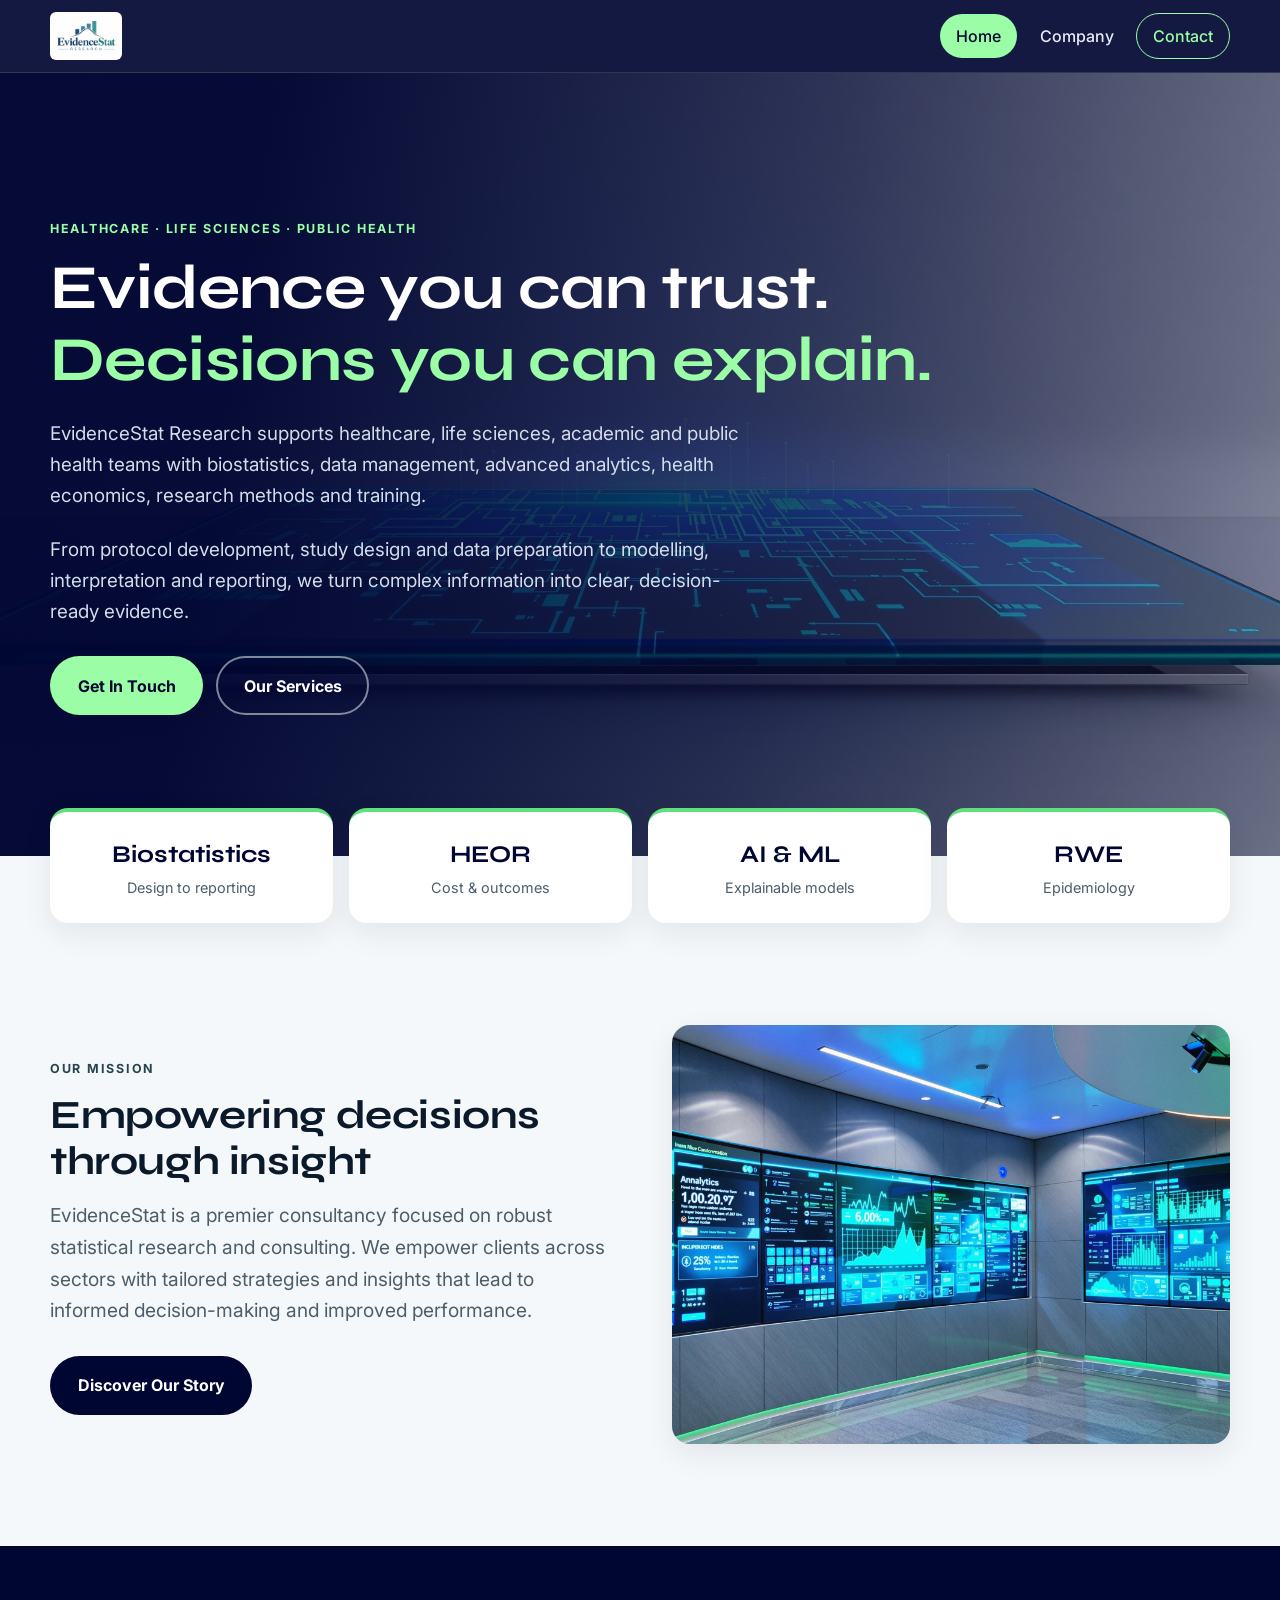
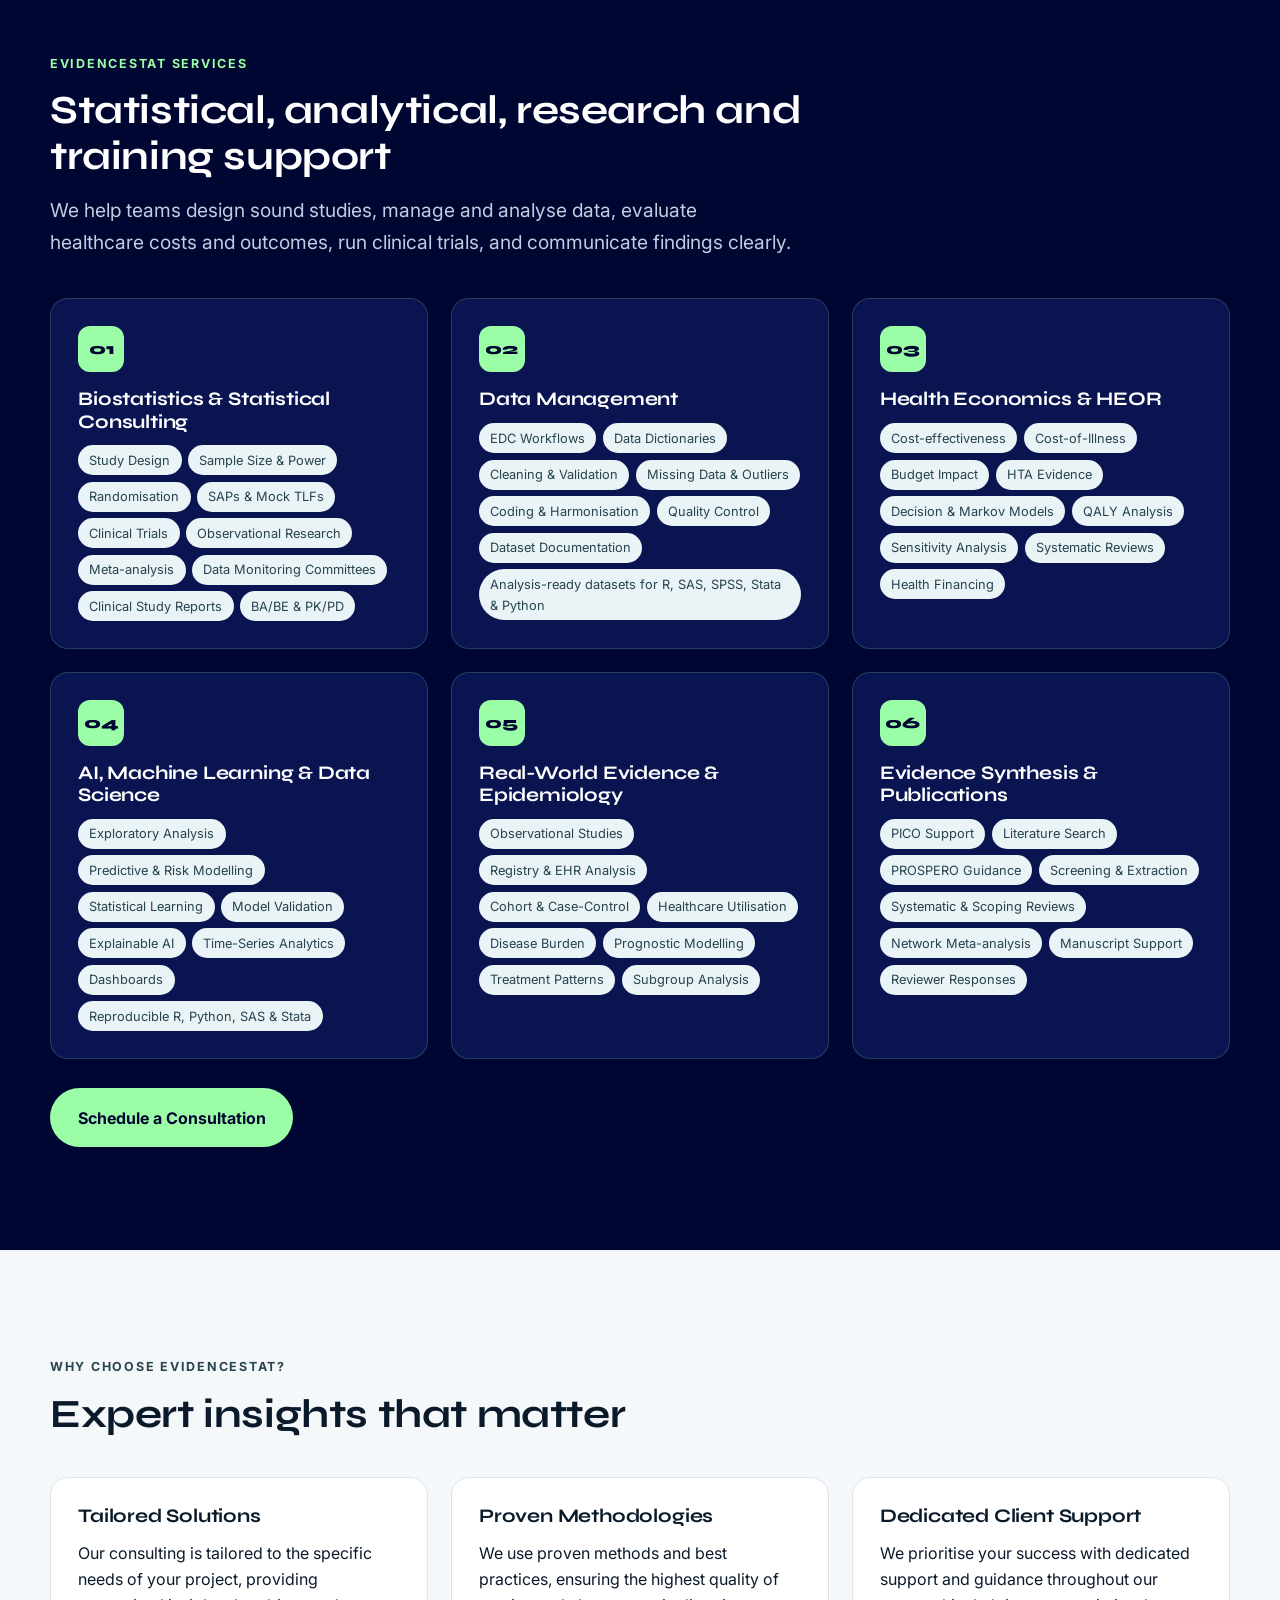
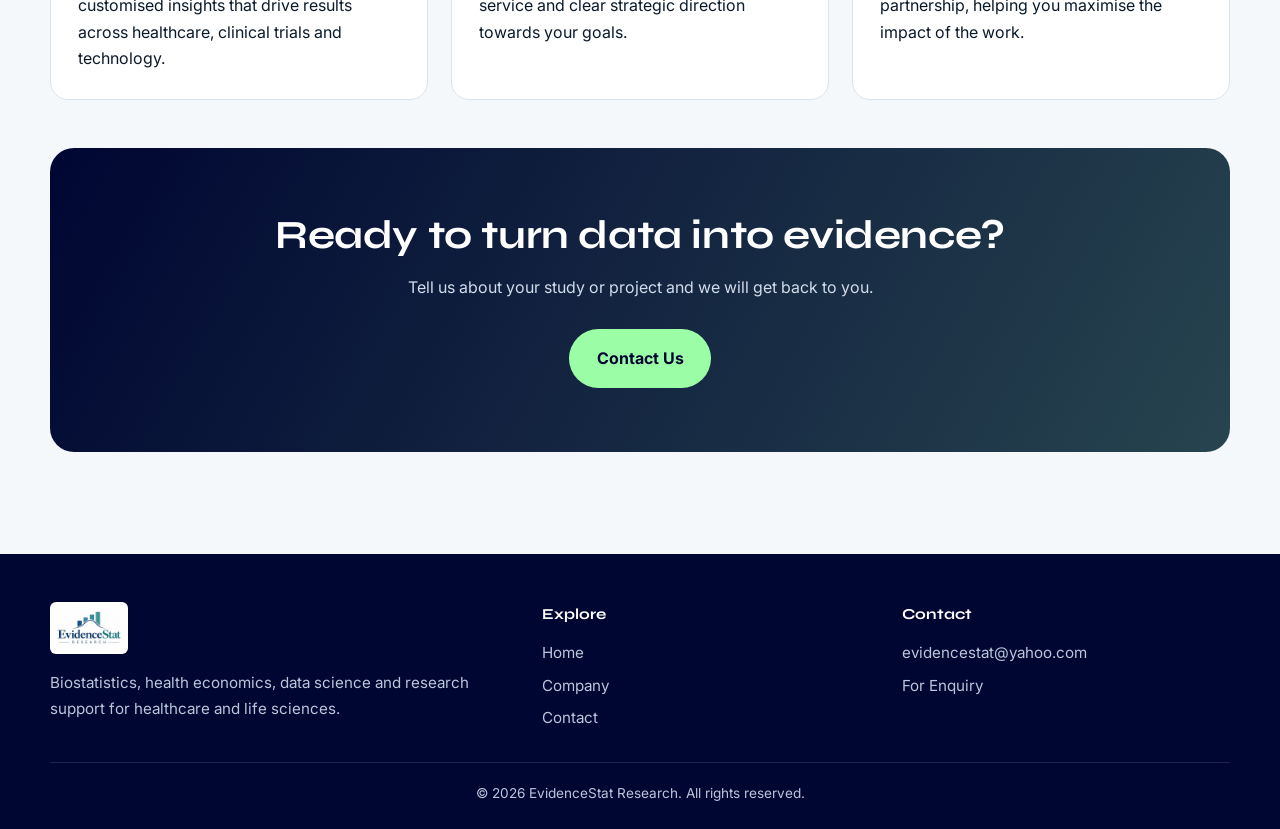
<file: index.html>
<!doctype html>
<html lang="en">
<head>
<meta charset="utf-8">
<meta name="viewport" content="width=device-width,initial-scale=1">
<title>EvidenceStat Research | Biostatistics, HEOR &amp; Data Science</title>
<meta name="description" content="EvidenceStat Research supports healthcare, life sciences, academic and public health teams with biostatistics, data management, analytics, health economics and training.">
<link rel="preconnect" href="https://fonts.googleapis.com"><link rel="preconnect" href="https://fonts.gstatic.com" crossorigin>
<link href="https://fonts.googleapis.com/css2?family=Inter:wght@400;500;600;700&family=Syne:wght@600;700;800&display=swap" rel="stylesheet">
<link rel="stylesheet" href="style.css">
</head>
<body>
<a class="skip" href="#main">Skip to content</a>
<header class="site-header"><div class="wrap nav">
  <a class="brand" href="index.html" aria-label="EvidenceStat Research home"><img src="assets/logo.jpg" alt="EvidenceStat Research"></a>
  <button class="toggle" aria-label="Menu" aria-expanded="false"><span></span></button>
  <ul class="menu">
    <li><a href="index.html" aria-current="page">Home</a></li>
    <li><a href="company.html">Company</a></li>
    <li><a href="contact.html" class="cta">Contact</a></li>
  </ul>
</div></header>

<main id="main">
<section class="hero" style="background-image:url(assets/img1.jpg)">
  <div class="wrap">
    <span class="eyebrow">Healthcare &middot; Life Sciences &middot; Public Health</span>
    <h1>Evidence you can trust.<br><span>Decisions you can explain.</span></h1>
    <p>EvidenceStat Research supports healthcare, life sciences, academic and public health teams with biostatistics, data management, advanced analytics, health economics, research methods and training.</p>
    <p>From protocol development, study design and data preparation to modelling, interpretation and reporting, we turn complex information into clear, decision-ready evidence.</p>
    <div class="btns"><a class="btn btn-primary" href="contact.html">Get In Touch</a><a class="btn btn-ghost" href="#services">Our Services</a></div>
  </div>
</section>

<div class="wrap stats reveal">
  <div class="stat"><b>Biostatistics</b><span>Design to reporting</span></div>
  <div class="stat"><b>HEOR</b><span>Cost &amp; outcomes</span></div>
  <div class="stat"><b>AI &amp; ML</b><span>Explainable models</span></div>
  <div class="stat"><b>RWE</b><span>Epidemiology</span></div>
</div>

<section class="section">
  <div class="wrap split">
    <div class="reveal">
      <span class="eyebrow">Our Mission</span>
      <h2>Empowering decisions through insight</h2>
      <p class="lead">EvidenceStat is a premier consultancy focused on robust statistical research and consulting. We empower clients across sectors with tailored strategies and insights that lead to informed decision-making and improved performance.</p>
      <div class="btns"><a class="btn btn-dark" href="company.html">Discover Our Story</a></div>
    </div>
    <img class="reveal" src="assets/img2.jpg" alt="Analytics dashboards on display walls" loading="lazy">
  </div>
</section>

<section class="section on-dark" id="services">
  <div class="wrap">
    <div class="head reveal">
      <span class="eyebrow">EvidenceStat Services</span>
      <h2>Statistical, analytical, research and training support</h2>
      <p class="lead">We help teams design sound studies, manage and analyse data, evaluate healthcare costs and outcomes, run clinical trials, and communicate findings clearly.</p>
    </div>
    <div class="grid">
      <article class="card reveal"><div class="ico">01</div><h3>Biostatistics &amp; Statistical Consulting</h3>
        <ul class="tags"><li>Study Design</li><li>Sample Size &amp; Power</li><li>Randomisation</li><li>SAPs &amp; Mock TLFs</li><li>Clinical Trials</li><li>Observational Research</li><li>Meta-analysis</li><li>Data Monitoring Committees</li><li>Clinical Study Reports</li><li>BA/BE &amp; PK/PD</li></ul></article>
      <article class="card reveal"><div class="ico">02</div><h3>Data Management</h3>
        <ul class="tags"><li>EDC Workflows</li><li>Data Dictionaries</li><li>Cleaning &amp; Validation</li><li>Missing Data &amp; Outliers</li><li>Coding &amp; Harmonisation</li><li>Quality Control</li><li>Dataset Documentation</li><li>Analysis-ready datasets for R, SAS, SPSS, Stata &amp; Python</li></ul></article>
      <article class="card reveal"><div class="ico">03</div><h3>Health Economics &amp; HEOR</h3>
        <ul class="tags"><li>Cost-effectiveness</li><li>Cost-of-Illness</li><li>Budget Impact</li><li>HTA Evidence</li><li>Decision &amp; Markov Models</li><li>QALY Analysis</li><li>Sensitivity Analysis</li><li>Systematic Reviews</li><li>Health Financing</li></ul></article>
      <article class="card reveal"><div class="ico">04</div><h3>AI, Machine Learning &amp; Data Science</h3>
        <ul class="tags"><li>Exploratory Analysis</li><li>Predictive &amp; Risk Modelling</li><li>Statistical Learning</li><li>Model Validation</li><li>Explainable AI</li><li>Time-Series Analytics</li><li>Dashboards</li><li>Reproducible R, Python, SAS &amp; Stata</li></ul></article>
      <article class="card reveal"><div class="ico">05</div><h3>Real-World Evidence &amp; Epidemiology</h3>
        <ul class="tags"><li>Observational Studies</li><li>Registry &amp; EHR Analysis</li><li>Cohort &amp; Case-Control</li><li>Healthcare Utilisation</li><li>Disease Burden</li><li>Prognostic Modelling</li><li>Treatment Patterns</li><li>Subgroup Analysis</li></ul></article>
      <article class="card reveal"><div class="ico">06</div><h3>Evidence Synthesis &amp; Publications</h3>
        <ul class="tags"><li>PICO Support</li><li>Literature Search</li><li>PROSPERO Guidance</li><li>Screening &amp; Extraction</li><li>Systematic &amp; Scoping Reviews</li><li>Network Meta-analysis</li><li>Manuscript Support</li><li>Reviewer Responses</li></ul></article>
    </div>
    <div class="btns"><a class="btn btn-primary" href="contact.html">Schedule a Consultation</a></div>
  </div>
</section>

<section class="section">
  <div class="wrap">
    <div class="head reveal">
      <span class="eyebrow">Why Choose EvidenceStat?</span>
      <h2>Expert insights that matter</h2>
    </div>
    <div class="grid">
      <article class="card reveal"><h3>Tailored Solutions</h3><p>Our consulting is tailored to the specific needs of your project, providing customised insights that drive results across healthcare, clinical trials and technology.</p></article>
      <article class="card reveal"><h3>Proven Methodologies</h3><p>We use proven methods and best practices, ensuring the highest quality of service and clear strategic direction towards your goals.</p></article>
      <article class="card reveal"><h3>Dedicated Client Support</h3><p>We prioritise your success with dedicated support and guidance throughout our partnership, helping you maximise the impact of the work.</p></article>
    </div>
    <div class="cta-band reveal" style="margin-top:3rem">
      <h2>Ready to turn data into evidence?</h2>
      <p>Tell us about your study or project and we will get back to you.</p>
      <div class="btns"><a class="btn btn-primary" href="contact.html">Contact Us</a></div>
    </div>
  </div>
</section>
</main>

<footer class="site-footer"><div class="wrap">
  <div class="foot">
    <div><img src="assets/logo.jpg" alt="EvidenceStat Research"><p>Biostatistics, health economics, data science and research support for healthcare and life sciences.</p></div>
    <div><h4>Explore</h4><ul><li><a href="index.html">Home</a></li><li><a href="company.html">Company</a></li><li><a href="contact.html">Contact</a></li></ul></div>
    <div><h4>Contact</h4><ul><li><a href="mailto:evidencestat@yahoo.com">evidencestat@yahoo.com</a></li><li><a href="contact.html">For Enquiry</a></li></ul></div>
  </div>
  <p class="copy">&copy; <span id="y">2026</span> EvidenceStat Research. All rights reserved.</p>
</div></footer>
<script src="script.js"></script>
</body>
</html>
</file>
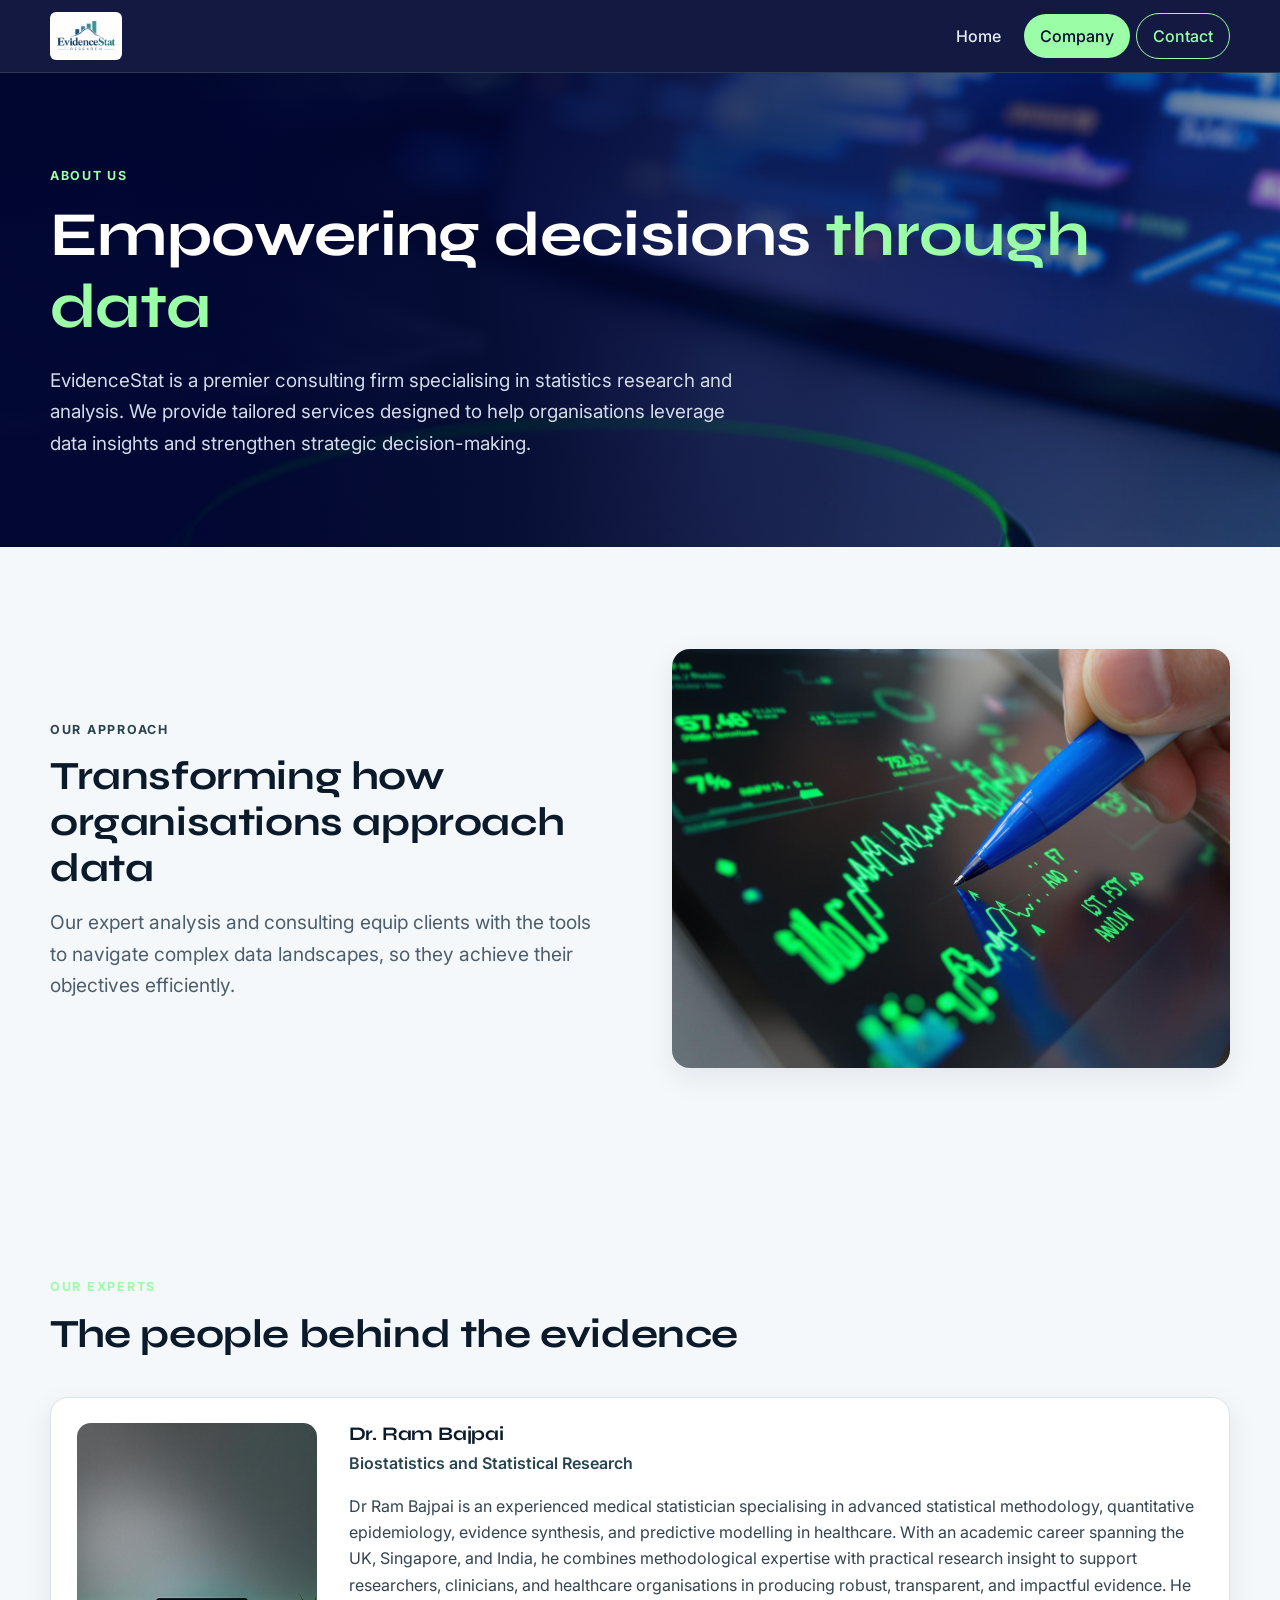
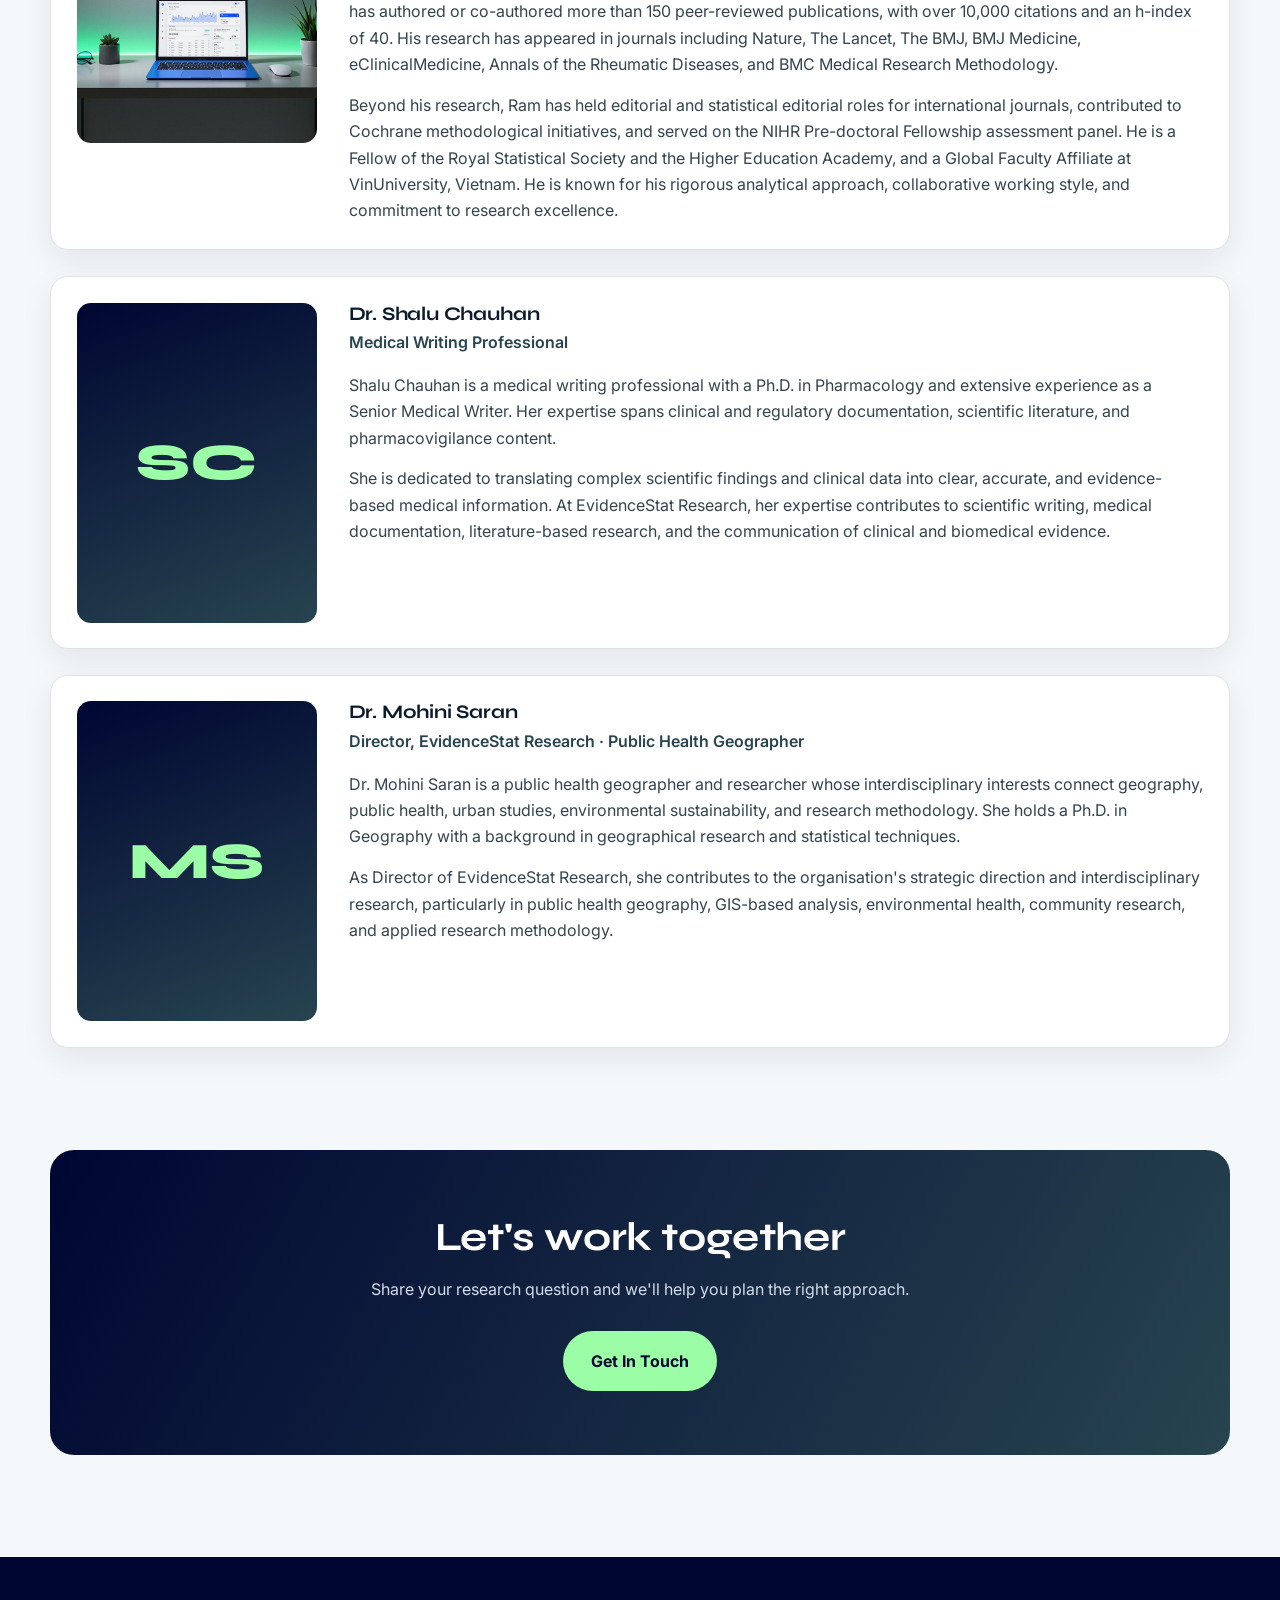
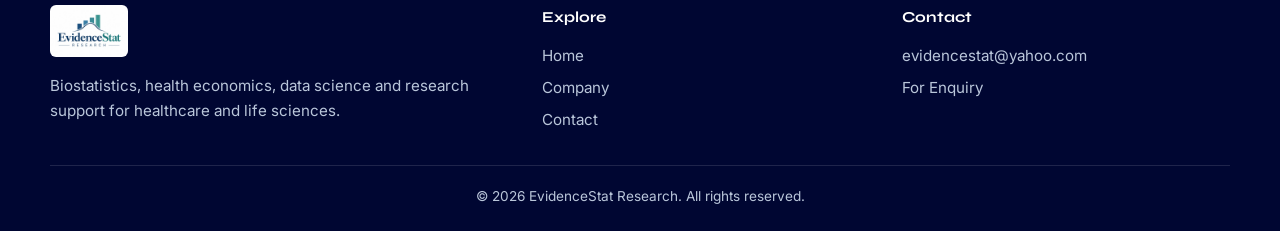
<file: company.html>
<!doctype html>
<html lang="en">
<head>
<meta charset="utf-8">
<meta name="viewport" content="width=device-width,initial-scale=1">
<title>Company | EvidenceStat Research</title>
<meta name="description" content="Meet the experts at EvidenceStat Research: biostatistics, medical writing and public health geography.">
<link rel="preconnect" href="https://fonts.googleapis.com"><link rel="preconnect" href="https://fonts.gstatic.com" crossorigin>
<link href="https://fonts.googleapis.com/css2?family=Inter:wght@400;500;600;700&family=Syne:wght@600;700;800&display=swap" rel="stylesheet">
<link rel="stylesheet" href="style.css">
</head>
<body>
<a class="skip" href="#main">Skip to content</a>
<header class="site-header"><div class="wrap nav">
  <a class="brand" href="index.html" aria-label="EvidenceStat Research home"><img src="assets/logo.jpg" alt="EvidenceStat Research"></a>
  <button class="toggle" aria-label="Menu" aria-expanded="false"><span></span></button>
  <ul class="menu">
    <li><a href="index.html">Home</a></li>
    <li><a href="company.html" aria-current="page">Company</a></li>
    <li><a href="contact.html" class="cta">Contact</a></li>
  </ul>
</div></header>

<main id="main">
<section class="hero hero-sm" style="background-image:url(assets/img3.jpg)">
  <div class="wrap">
    <span class="eyebrow">About Us</span>
    <h1>Empowering decisions <span>through data</span></h1>
    <p>EvidenceStat is a premier consulting firm specialising in statistics research and analysis. We provide tailored services designed to help organisations leverage data insights and strengthen strategic decision-making.</p>
  </div>
</section>

<section class="section">
  <div class="wrap split">
    <div class="reveal">
      <span class="eyebrow">Our Approach</span>
      <h2>Transforming how organisations approach data</h2>
      <p class="lead">Our expert analysis and consulting equip clients with the tools to navigate complex data landscapes, so they achieve their objectives efficiently.</p>
    </div>
    <img class="reveal" src="assets/img4.jpg" alt="Reviewing analytical results on a tablet" loading="lazy">
  </div>
</section>

<section class="section on-dark" style="background:var(--bg);color:var(--ink)">
  <div class="wrap">
    <div class="head reveal"><span class="eyebrow">Our Experts</span><h2>The people behind the evidence</h2></div>
    <div class="team">
      <article class="person reveal">
        <img src="assets/ram.jpg" alt="Dr. Ram Bajpai" loading="lazy">
        <div>
          <h3>Dr. Ram Bajpai</h3><p class="role">Biostatistics and Statistical Research</p>
          <p>Dr Ram Bajpai is an experienced medical statistician specialising in advanced statistical methodology, quantitative epidemiology, evidence synthesis, and predictive modelling in healthcare. With an academic career spanning the UK, Singapore, and India, he combines methodological expertise with practical research insight to support researchers, clinicians, and healthcare organisations in producing robust, transparent, and impactful evidence. He has authored or co-authored more than 150 peer-reviewed publications, with over 10,000 citations and an h-index of 40. His research has appeared in journals including Nature, The Lancet, The BMJ, BMJ Medicine, eClinicalMedicine, Annals of the Rheumatic Diseases, and BMC Medical Research Methodology.</p>
          <p>Beyond his research, Ram has held editorial and statistical editorial roles for international journals, contributed to Cochrane methodological initiatives, and served on the NIHR Pre-doctoral Fellowship assessment panel. He is a Fellow of the Royal Statistical Society and the Higher Education Academy, and a Global Faculty Affiliate at VinUniversity, Vietnam. He is known for his rigorous analytical approach, collaborative working style, and commitment to research excellence.</p>
        </div>
      </article>
      <article class="person reveal">
        <div class="avatar" aria-hidden="true">SC</div>
        <div>
          <h3>Dr. Shalu Chauhan</h3><p class="role">Medical Writing Professional</p>
          <p>Shalu Chauhan is a medical writing professional with a Ph.D. in Pharmacology and extensive experience as a Senior Medical Writer. Her expertise spans clinical and regulatory documentation, scientific literature, and pharmacovigilance content.</p>
          <p>She is dedicated to translating complex scientific findings and clinical data into clear, accurate, and evidence-based medical information. At EvidenceStat Research, her expertise contributes to scientific writing, medical documentation, literature-based research, and the communication of clinical and biomedical evidence.</p>
        </div>
      </article>
      <article class="person reveal">
        <div class="avatar" aria-hidden="true">MS</div>
        <div>
          <h3>Dr. Mohini Saran</h3><p class="role">Director, EvidenceStat Research &middot; Public Health Geographer</p>
          <p>Dr. Mohini Saran is a public health geographer and researcher whose interdisciplinary interests connect geography, public health, urban studies, environmental sustainability, and research methodology. She holds a Ph.D. in Geography with a background in geographical research and statistical techniques.</p>
          <p>As Director of EvidenceStat Research, she contributes to the organisation's strategic direction and interdisciplinary research, particularly in public health geography, GIS-based analysis, environmental health, community research, and applied research methodology.</p>
        </div>
      </article>
    </div>
  </div>
</section>

<section class="section" style="padding-top:0">
  <div class="wrap"><div class="cta-band reveal">
    <h2>Let's work together</h2><p>Share your research question and we'll help you plan the right approach.</p>
    <div class="btns"><a class="btn btn-primary" href="contact.html">Get In Touch</a></div>
  </div></div>
</section>
</main>

<footer class="site-footer"><div class="wrap">
  <div class="foot">
    <div><img src="assets/logo.jpg" alt="EvidenceStat Research"><p>Biostatistics, health economics, data science and research support for healthcare and life sciences.</p></div>
    <div><h4>Explore</h4><ul><li><a href="index.html">Home</a></li><li><a href="company.html">Company</a></li><li><a href="contact.html">Contact</a></li></ul></div>
    <div><h4>Contact</h4><ul><li><a href="mailto:evidencestat@yahoo.com">evidencestat@yahoo.com</a></li><li><a href="contact.html">For Enquiry</a></li></ul></div>
  </div>
  <p class="copy">&copy; 2026 EvidenceStat Research. All rights reserved.</p>
</div></footer>
<script src="script.js"></script>
</body>
</html>
</file>
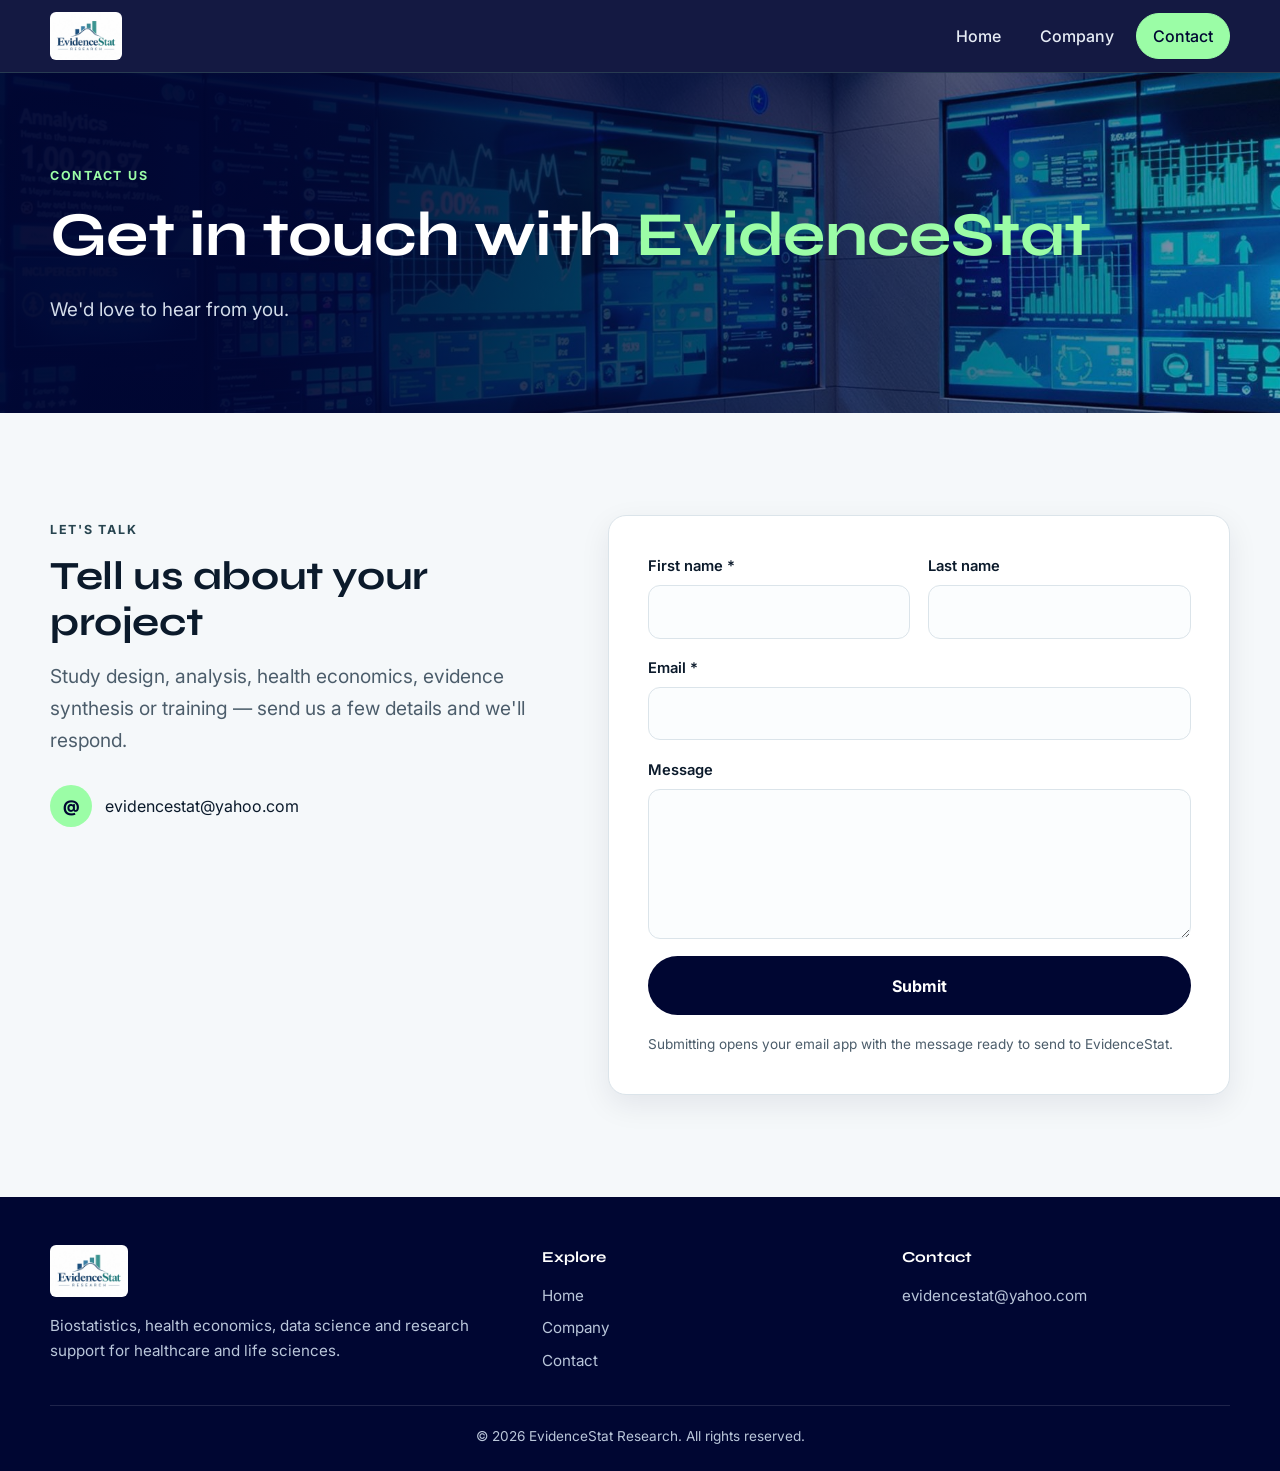
<file: contact.html>
<!doctype html>
<html lang="en">
<head>
<meta charset="utf-8">
<meta name="viewport" content="width=device-width,initial-scale=1">
<title>Contact | EvidenceStat Research</title>
<meta name="description" content="Get in touch with EvidenceStat Research for biostatistics, HEOR, data science and research support.">
<link rel="preconnect" href="https://fonts.googleapis.com"><link rel="preconnect" href="https://fonts.gstatic.com" crossorigin>
<link href="https://fonts.googleapis.com/css2?family=Inter:wght@400;500;600;700&family=Syne:wght@600;700;800&display=swap" rel="stylesheet">
<link rel="stylesheet" href="style.css">
</head>
<body>
<a class="skip" href="#main">Skip to content</a>
<header class="site-header"><div class="wrap nav">
  <a class="brand" href="index.html" aria-label="EvidenceStat Research home"><img src="assets/logo.jpg" alt="EvidenceStat Research"></a>
  <button class="toggle" aria-label="Menu" aria-expanded="false"><span></span></button>
  <ul class="menu">
    <li><a href="index.html">Home</a></li>
    <li><a href="company.html">Company</a></li>
    <li><a href="contact.html" class="cta" aria-current="page">Contact</a></li>
  </ul>
</div></header>

<main id="main">
<section class="hero hero-sm" style="background-image:url(assets/img2.jpg)">
  <div class="wrap">
    <span class="eyebrow">Contact us</span>
    <h1>Get in touch with <span>EvidenceStat</span></h1>
    <p>We'd love to hear from you.</p>
  </div>
</section>

<section class="section">
  <div class="wrap contact">
    <div class="reveal">
      <span class="eyebrow">Let's talk</span>
      <h2>Tell us about your project</h2>
      <p class="lead" style="margin-top:1rem">Study design, analysis, health economics, evidence synthesis or training &mdash; send us a few details and we'll respond.</p>
      <div class="info">
        <a href="mailto:evidencestat@yahoo.com"><i>@</i>evidencestat@yahoo.com</a>
      </div>
    </div>
    <form id="contact-form" class="reveal">
      <div class="row">
        <label>First name *<input name="first" required autocomplete="given-name"></label>
        <label>Last name<input name="last" autocomplete="family-name"></label>
      </div>
      <label>Email *<input type="email" name="email" required autocomplete="email"></label>
      <label>Message<textarea name="message"></textarea></label>
      <button class="btn btn-dark" type="submit">Submit</button>
      <p class="note">Submitting opens your email app with the message ready to send to EvidenceStat.</p>
    </form>
  </div>
</section>
</main>

<footer class="site-footer"><div class="wrap">
  <div class="foot">
    <div><img src="assets/logo.jpg" alt="EvidenceStat Research"><p>Biostatistics, health economics, data science and research support for healthcare and life sciences.</p></div>
    <div><h4>Explore</h4><ul><li><a href="index.html">Home</a></li><li><a href="company.html">Company</a></li><li><a href="contact.html">Contact</a></li></ul></div>
    <div><h4>Contact</h4><ul><li><a href="mailto:evidencestat@yahoo.com">evidencestat@yahoo.com</a></li></ul></div>
  </div>
  <p class="copy">&copy; 2026 EvidenceStat Research. All rights reserved.</p>
</div></footer>
<script src="script.js"></script>
</body>
</html>
</file>
<file: style.css>
:root{
  --navy:#000632;--navy-2:#0a1450;--slate:#27444f;--mint:#9bfda6;--mint-d:#5fe07a;
  --ink:#0b1a2b;--muted:#4c5d6b;--bg:#f5f8fa;--card:#fff;--line:#dbe4ea;
  --radius:18px;--shadow:0 10px 30px rgba(0,6,50,.08);
  --wrap:1180px;
}
*{box-sizing:border-box;margin:0;padding:0}
html{scroll-behavior:smooth;-webkit-text-size-adjust:100%}
body{font-family:'Inter',system-ui,-apple-system,'Segoe UI',Roboto,Arial,sans-serif;color:var(--ink);background:var(--bg);line-height:1.65;font-size:1rem;overflow-x:hidden}
img{max-width:100%;display:block}
a{color:inherit}
h1,h2,h3{font-family:'Syne','Inter',system-ui,sans-serif;line-height:1.15;letter-spacing:-.01em}
h1{font-size:clamp(2.1rem,5.5vw,3.9rem)}
h2{font-size:clamp(1.6rem,3.4vw,2.5rem)}
h3{font-size:1.2rem}
.wrap{width:min(100% - 2.5rem,var(--wrap));margin-inline:auto}
.eyebrow{display:inline-block;font-size:.78rem;font-weight:700;letter-spacing:.14em;text-transform:uppercase;color:var(--slate);margin-bottom:.8rem}
.on-dark .eyebrow,.hero .eyebrow{color:var(--mint)}
.section{padding:clamp(3.5rem,8vw,6.5rem) 0}
.lead{font-size:clamp(1.02rem,1.6vw,1.2rem);color:var(--muted);max-width:62ch}
.skip{position:absolute;left:-999px;top:0;background:var(--mint);color:var(--navy);padding:.6rem 1rem;z-index:200}
.skip:focus{left:0}

/* header */
.site-header{position:sticky;top:0;z-index:100;background:rgba(0,6,50,.92);backdrop-filter:blur(12px);border-bottom:1px solid rgba(155,253,166,.15)}
.nav{display:flex;align-items:center;justify-content:space-between;gap:1rem;min-height:72px}
.brand img{height:48px;width:auto;border-radius:6px;background:#fff}
.menu{display:flex;align-items:center;gap:.4rem;list-style:none}
.menu a{display:block;padding:.55rem 1rem;border-radius:999px;text-decoration:none;color:#e6ecf5;font-weight:500;transition:.2s}
.menu a:hover,.menu a[aria-current=page]{color:var(--navy);background:var(--mint)}
.menu .cta{border:1px solid var(--mint);color:var(--mint)}
.toggle{display:none;background:none;border:1px solid rgba(155,253,166,.5);border-radius:10px;width:44px;height:44px;cursor:pointer;color:var(--mint)}
.toggle span,.toggle span::before,.toggle span::after{display:block;width:20px;height:2px;background:currentColor;margin:auto;position:relative;transition:.25s}
.toggle span::before,.toggle span::after{content:"";position:absolute;left:0}
.toggle span::before{top:-6px}.toggle span::after{top:6px}
.toggle[aria-expanded=true] span{background:transparent}
.toggle[aria-expanded=true] span::before{top:0;transform:rotate(45deg)}
.toggle[aria-expanded=true] span::after{top:0;transform:rotate(-45deg)}

/* buttons */
.btn{display:inline-flex;align-items:center;justify-content:center;gap:.5rem;padding:.9rem 1.6rem;border-radius:999px;font-weight:700;text-decoration:none;border:2px solid transparent;transition:.2s;cursor:pointer;font:inherit;font-weight:700}
.btn-primary{background:var(--mint);color:var(--navy)}
.btn-primary:hover{background:#fff;transform:translateY(-2px)}
.btn-ghost{border-color:rgba(255,255,255,.5);color:#fff}
.btn-ghost:hover{background:#fff;color:var(--navy)}
.btn-dark{background:var(--navy);color:#fff}
.btn-dark:hover{background:var(--slate);transform:translateY(-2px)}
.btns{display:flex;flex-wrap:wrap;gap:.8rem;margin-top:1.8rem}

/* hero */
.hero{position:relative;color:#fff;background:var(--navy) center/cover no-repeat;isolation:isolate;overflow:hidden}
.hero::before{content:"";position:absolute;inset:0;background:linear-gradient(100deg,rgba(0,6,50,.96) 20%,rgba(0,6,50,.7) 60%,rgba(0,6,50,.35));z-index:-1}
.hero .wrap{padding:clamp(4rem,11vw,9rem) 0}
.hero h1 span{color:var(--mint)}
.hero p{margin-top:1.4rem;max-width:58ch;color:#d3dcea;font-size:clamp(1rem,1.6vw,1.18rem)}
.hero-sm .wrap{padding:clamp(3rem,7vw,5.5rem) 0}

.stats{display:grid;grid-template-columns:repeat(4,1fr);gap:1rem;margin-top:-3rem;position:relative;z-index:2}
.stat{background:var(--card);border-radius:var(--radius);padding:1.4rem;box-shadow:var(--shadow);text-align:center;border-top:4px solid var(--mint-d)}
.stat b{display:block;font-family:'Syne',sans-serif;font-size:1.5rem;color:var(--navy)}
.stat span{font-size:.9rem;color:var(--muted)}

/* split */
.split{display:grid;grid-template-columns:1fr 1fr;gap:clamp(2rem,5vw,4.5rem);align-items:center}
.split img{border-radius:var(--radius);box-shadow:var(--shadow);width:100%;aspect-ratio:4/3;object-fit:cover}
.split p+p{margin-top:1rem}
.split .lead{margin-top:1rem}

/* services */
.head{max-width:760px;margin-bottom:2.5rem}
.head p{margin-top:1rem}
.grid{display:grid;grid-template-columns:repeat(3,1fr);gap:1.4rem}
.card{background:var(--card);border:1px solid var(--line);border-radius:var(--radius);padding:1.7rem;transition:.25s;display:flex;flex-direction:column}
.card:hover{transform:translateY(-5px);box-shadow:var(--shadow);border-color:var(--mint-d)}
.card .ico{width:46px;height:46px;border-radius:12px;background:var(--navy);color:var(--mint);display:grid;place-items:center;font-weight:800;margin-bottom:1rem;font-family:'Syne',sans-serif}
.card h3{margin-bottom:.8rem}
.tags{display:flex;flex-wrap:wrap;gap:.4rem;list-style:none}
.tags li{font-size:.8rem;background:#eaf3f6;color:var(--slate);padding:.28rem .7rem;border-radius:999px}

/* dark band */
.on-dark{background:var(--navy);color:#fff}
.on-dark .lead{color:#c3cee0}
.on-dark .card{background:var(--navy-2);border-color:rgba(155,253,166,.18)}
.on-dark .card p{color:#c3cee0}
.on-dark .card .ico{background:var(--mint);color:var(--navy)}

.cta-band{background:linear-gradient(120deg,var(--navy),var(--slate));color:#fff;border-radius:calc(var(--radius) + 6px);padding:clamp(2rem,6vw,4rem);text-align:center}
.cta-band p{margin:1rem auto 0;max-width:55ch;color:#d3dcea}
.cta-band .btns{justify-content:center}

/* team */
.team{display:grid;gap:1.6rem}
.person{display:grid;grid-template-columns:240px 1fr;gap:2rem;background:var(--card);border:1px solid var(--line);border-radius:var(--radius);padding:1.6rem;box-shadow:var(--shadow)}
.person img{width:100%;aspect-ratio:3/4;object-fit:cover;border-radius:14px}
.avatar{width:100%;aspect-ratio:3/4;border-radius:14px;background:linear-gradient(160deg,var(--navy),var(--slate));display:grid;place-items:center;color:var(--mint);font:800 3.2rem 'Syne',sans-serif}
.person .role{color:var(--slate);font-weight:600;margin:.3rem 0 1rem}
.person p+p{margin-top:.9rem}
.person p{color:#33444f}

/* contact */
.contact{display:grid;grid-template-columns:1fr 1.2fr;gap:2.5rem;align-items:start}
.info{display:grid;gap:1rem;margin-top:1.8rem}
.info a,.info div{display:flex;gap:.8rem;align-items:center;text-decoration:none;word-break:break-word}
.info i{font-style:normal;width:42px;height:42px;flex:none;border-radius:50%;background:var(--mint);color:var(--navy);display:grid;place-items:center;font-weight:800}
form{background:var(--card);padding:clamp(1.4rem,4vw,2.4rem);border-radius:var(--radius);box-shadow:var(--shadow);border:1px solid var(--line);display:grid;gap:1.1rem}
.row{display:grid;grid-template-columns:1fr 1fr;gap:1.1rem}
label{display:grid;gap:.4rem;font-weight:600;font-size:.92rem}
input,textarea{font:inherit;padding:.85rem 1rem;border:1.5px solid var(--line);border-radius:12px;background:#fbfdfe;width:100%;color:var(--ink)}
input:focus,textarea:focus{outline:3px solid rgba(95,224,122,.45);border-color:var(--mint-d)}
textarea{min-height:150px;resize:vertical}
.note{font-size:.85rem;color:var(--muted)}

/* footer */
.site-footer{background:var(--navy);color:#b9c6da;padding:3rem 0 1.5rem;font-size:.95rem}
.foot{display:grid;grid-template-columns:1.4fr 1fr 1fr;gap:2rem}
.foot h4{color:#fff;margin-bottom:.8rem;font-family:'Syne',sans-serif}
.foot ul{list-style:none;display:grid;gap:.45rem}
.foot a{text-decoration:none}.foot a:hover{color:var(--mint)}
.foot img{height:52px;width:auto;background:#fff;border-radius:6px;margin-bottom:1rem}
.copy{margin-top:2rem;padding-top:1.2rem;border-top:1px solid rgba(255,255,255,.12);text-align:center;font-size:.85rem}

/* reveal */
.reveal{opacity:0;transform:translateY(18px);transition:.6s ease}
.reveal.in{opacity:1;transform:none}
@media (prefers-reduced-motion:reduce){*{transition:none!important;scroll-behavior:auto!important}.reveal{opacity:1;transform:none}}

/* responsive */
@media (max-width:1000px){
  .grid{grid-template-columns:repeat(2,1fr)}
  .stats{grid-template-columns:repeat(2,1fr)}
}
@media (max-width:820px){
  .toggle{display:block}
  .menu{position:absolute;left:0;right:0;top:100%;flex-direction:column;align-items:stretch;background:var(--navy);padding:.8rem 1.25rem 1.2rem;border-bottom:1px solid rgba(155,253,166,.2);display:none}
  .menu.open{display:flex}
  .menu a{padding:.9rem 1rem;text-align:center}
  .split,.contact,.foot{grid-template-columns:1fr}
  .split img{order:-1;aspect-ratio:16/10}
  .person{grid-template-columns:1fr}
  .person img,.avatar{max-width:260px;aspect-ratio:1/1;object-position:top}
  .hero::before{background:linear-gradient(180deg,rgba(0,6,50,.9),rgba(0,6,50,.78))}
}
@media (max-width:600px){
  .grid,.row{grid-template-columns:1fr}
  .stats{margin-top:-2rem;gap:.7rem}
  .stat{padding:1rem}
  .btn{width:100%}
  .brand img{height:42px}
}
</file>
